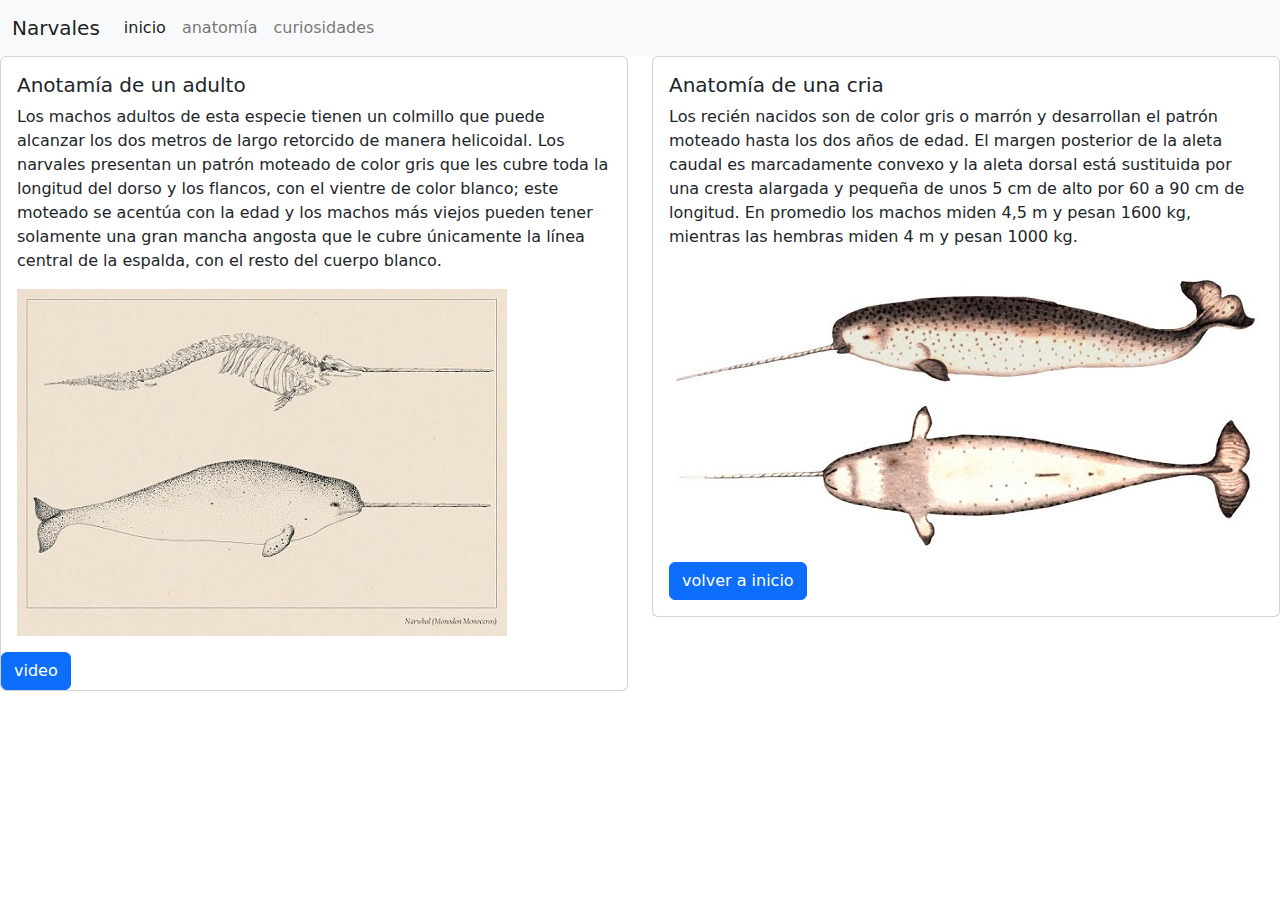
<file: anatomia.html>
<!DOCTYPE html>
<html lang="es">
<head>
    <meta charset="UTF-8">
    <meta http-equiv="X-UA-Compatible" content="IE=edge">
    <meta name="viewport" content="width=device-width, initial-scale=1.0">
    <title>sitio final</title>
    <link rel="stylesheet" href="css/estilos.css">
    <link rel="stylesheet" href="css/bootstrap.css">
</head>
<body>
    <!--menu-->
    <nav class="navbar navbar-expand-lg bg-light">
        <div class="container-fluid">
          <a class="navbar-brand" href="index.html">Narvales</a>
          <button class="navbar-toggler" type="button" data-bs-toggle="collapse" data-bs-target="#navbarNav" aria-controls="navbarNav" aria-expanded="false" aria-label="Toggle navigation">
            <span class="navbar-toggler-icon"></span>
          </button>
          <div class="collapse navbar-collapse" id="navbarNav">
            <ul class="navbar-nav">
              <li class="nav-item">
                <a class="nav-link active" aria-current="page" href="index.html">inicio</a>
              </li>
              <li class="nav-item">
              </li>
              <li class="nav-item">
                <a class="nav-link" href="anatomia.html">anatomía</a>
              </li>
              <li class="nav-item">
                <a class="nav-link" href="anaycuri.html">curiosidades</a>
              </li>
            </ul>
          </div>
        </div>
      </nav>
    <!--tarjeta-->
    <div class="row">
        <div class="col-sm-6">
          <div class="card">
            <div class="card-body">
              <h5 class="card-title">Anotamía de un adulto</h5>
              <p class="card-text">Los machos adultos de esta especie tienen un colmillo que puede alcanzar los dos metros de largo retorcido de manera helicoidal. Los narvales presentan un patrón moteado de color gris que les cubre toda la longitud del dorso y los flancos, con el vientre de color blanco; este moteado se acentúa con la edad y los machos más viejos pueden tener solamente una gran mancha angosta que le cubre únicamente la línea central de la espalda, con el resto del cuerpo blanco.</p>
              <img src="/img/f35c5a2cf0249fb6adf1648d59b71fcf.jpg">
            </div>
            <div>
              <a href="https://www.youtube.com/watch?v=QpuucoV6NZk" class="btn btn-primary">video</a>
            </div>
          </div>
        </div>
        <div class="col-sm-6">
          <div class="card">
            <div class="card-body">
              <h5 class="card-title">
                Anatomía de una cria 
              </h5>
              <p class="card-text"> Los recién nacidos son de color gris o marrón y desarrollan el patrón moteado hasta los dos años de edad. El margen posterior de la aleta caudal es marcadamente convexo y la aleta dorsal está sustituida por una cresta alargada y pequeña de unos 5 cm de alto por 60 a 90 cm de longitud. En promedio los machos miden 4,5 m y pesan 1600 kg, mientras las hembras miden 4 m y pesan 1000 kg.</p>
              <img src="/img/narval-monodon-monoceros.jpg">
              <a href="index.html" class="btn btn-primary">volver a inicio</a>
            </div>
          </div>
        </div>
      </div>
</file>
<file: css/estilos.css>
details {
    background-color: rgb(245, 220, 224);
}

.principal {
    background-color: rgb(250, 215, 238);
}

.parrafoResaltado{
    font-size: 24px;
    padding: 48px;
    border-radius: double 6px goldenrod;
    background-color: rgb(95, 47, 47);
    margin: 20px;
    }

    #parrafoEspecial{
        background-color: rgb(125, 101, 64);
        border-radius: 88px;
        padding: 50px;
    }   
        #parrafoEspecial:hover{
        background-color:blue;
    }
    p:hover{
        text-decoration: underline;
        transform: scale (105%);
    }
</file>
